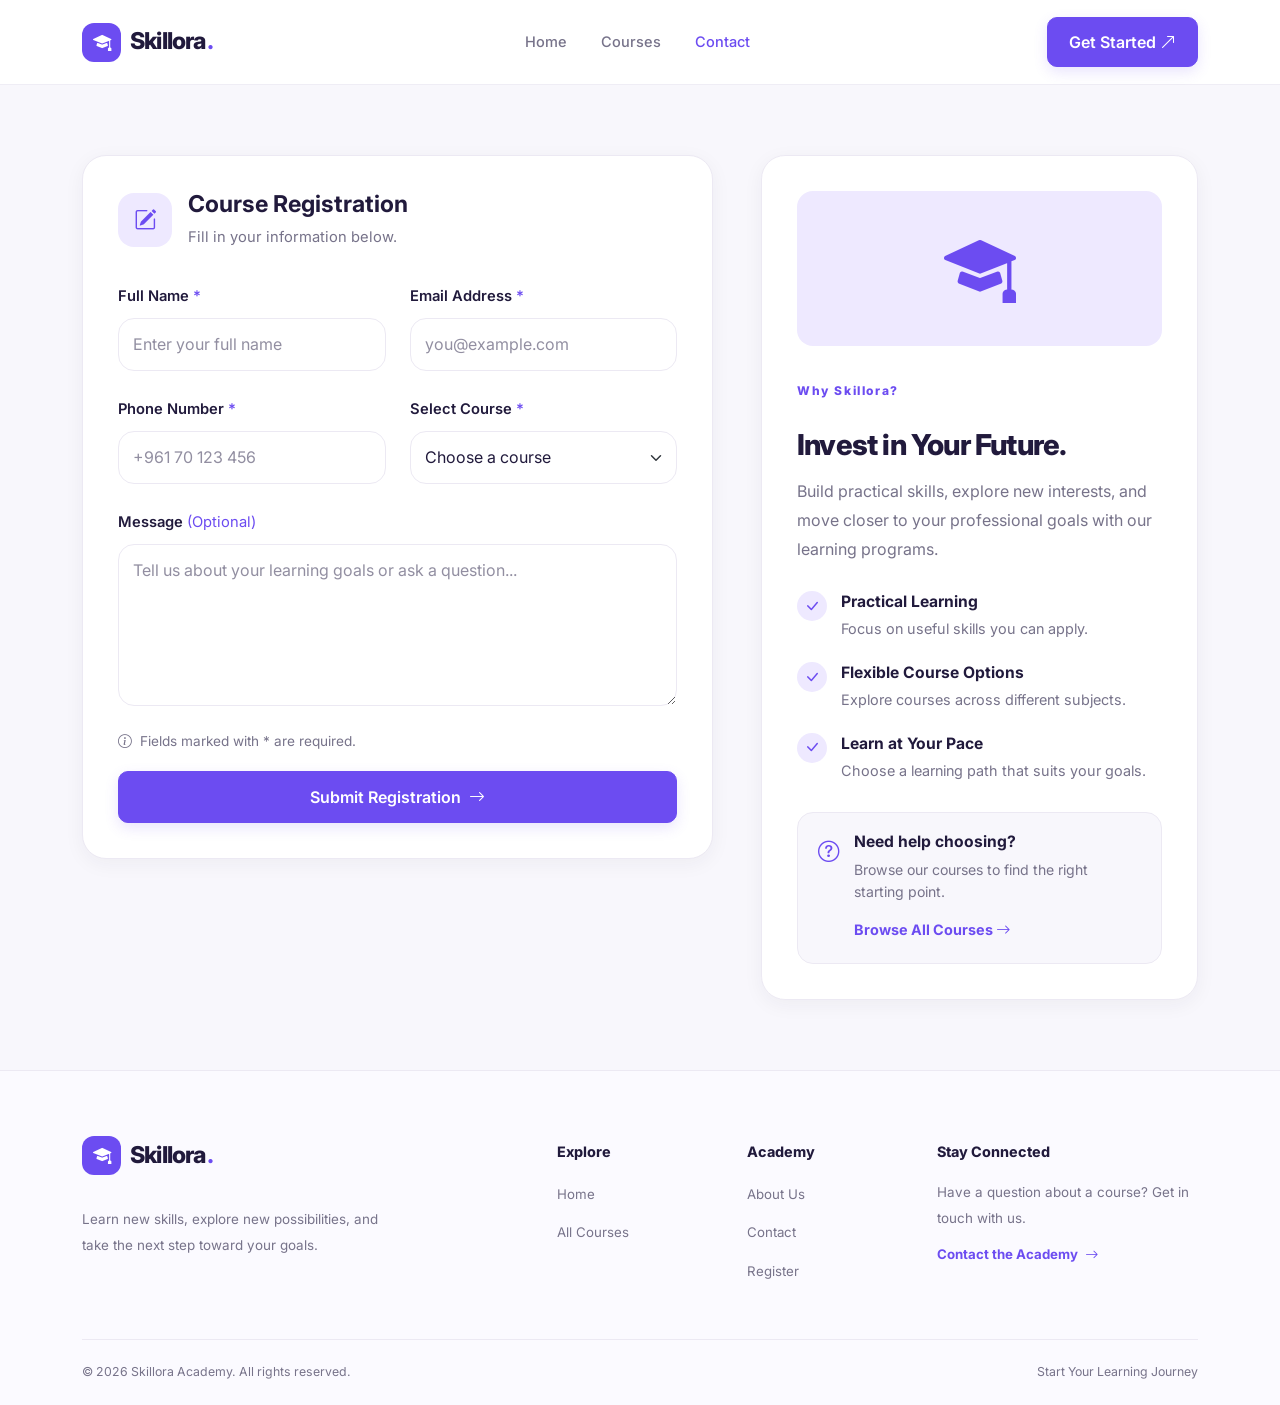
<file: contact.html>
<!DOCTYPE html>

<html lang="en">

<head>
    <meta charset="UTF-8">
    <meta name="viewport" content="width=device-width, initial-scale=1.0">
    <meta name="description"
        content="Register for a course at Skillora Academy and take the next step in your learning journey.">
    <title>Course Registration | Skillora Academy</title>

    <link rel="preconnect" href="https://fonts.googleapis.com">
    <link rel="preconnect" href="https://fonts.gstatic.com" crossorigin>
    <link href="https://fonts.googleapis.com/css2?family=Inter:wght@400;500;600;700;800&display=swap" rel="stylesheet">

    <link rel="stylesheet" href="bootstrap/bootstrap.min.css">
    <link rel="stylesheet" href="https://cdn.jsdelivr.net/npm/bootstrap-icons@1.13.1/font/bootstrap-icons.min.css">
    <link rel="stylesheet" href="css/style.css">

</head>

<body>
    <!-- Navbar -->
    <nav class="navbar navbar-expand-lg sticky-top">
        <div class="container">

            <a class="navbar-brand" href="index.html">
                <span class="brand-icon">
                    <i class="bi bi-mortarboard-fill"></i>
                </span>
                Skillora<span class="brand-dot">.</span>
            </a>

            <button class="navbar-toggler" type="button" data-bs-toggle="collapse" data-bs-target="#mainNavbar"
                aria-controls="mainNavbar" aria-expanded="false" aria-label="Toggle navigation">

                <span class="navbar-toggler-icon"></span>
            </button>

            <div class="collapse navbar-collapse" id="mainNavbar">

                <ul class="navbar-nav mx-auto mb-3 mb-lg-0">
                    <li class="nav-item">
                        <a class="nav-link" href="index.html">Home</a>
                    </li>

                    <li class="nav-item">
                        <a class="nav-link" href="courses.html">Courses</a>
                    </li>

                    <li class="nav-item">
                        <a class="nav-link active" aria-current="page" href="contact.html">Contact</a>
                    </li>
                </ul>

                <a href="contact.html" class="btn btn-primary-custom">
                    Get Started <i class="bi bi-arrow-up-right ms-1"></i>
                </a>

            </div>
        </div>
    </nav>


    <!-- Registration Form -->
    <section class="registration-section section-padding">
        <div class="container">
            <div class="row g-5 align-items-start">

                <div class="col-lg-7">
                    <div class="registration-form-card">
                        <div class="registration-form-heading">
                            <span class="registration-icon">
                                <i class="bi bi-pencil-square"></i>
                            </span>

                            <div>
                                <h1>Course Registration</h1>
                                <p>Fill in your information below.</p>
                            </div>
                        </div>

                        <div id="formSuccess" class="alert alert-success d-none" role="alert">
                            <i class="bi bi-check-circle-fill me-2"></i>
                            Your form has been validated successfully! This is a demo;
                            your information has not been sent to a server.
                        </div>

                        <form id="registrationForm" novalidate>
                            <div class="row g-4">
                                <div class="col-md-6">
                                    <label for="fullName" class="form-label">Full Name <span>*</span></label>
                                    <input type="text" class="form-control" id="fullName" name="fullName"
                                        placeholder="Enter your full name" autocomplete="name" required minlength="3">
                                    <div class="invalid-feedback">
                                        Please enter your full name (at least 3 characters).
                                    </div>
                                </div>

                                <div class="col-md-6">
                                    <label for="email" class="form-label">Email Address <span>*</span></label>
                                    <input type="email" class="form-control" id="email" name="email"
                                        placeholder="you@example.com" autocomplete="email" required>
                                    <div class="invalid-feedback">
                                        Please enter a valid email address.
                                    </div>
                                </div>

                                <div class="col-md-6">
                                    <label for="phone" class="form-label">Phone Number <span>*</span></label>
                                    <input type="tel" class="form-control" id="phone" name="phone"
                                        placeholder="+961 70 123 456" autocomplete="tel" required minlength="7"
                                        pattern="[0-9+()\s-]{7,}">
                                    <div class="invalid-feedback">
                                        Please enter a valid phone number.
                                    </div>
                                </div>

                                <div class="col-md-6">
                                    <label for="course" class="form-label">Select Course <span>*</span></label>
                                    <select class="form-select" id="course" name="course" required>
                                        <option value="">Choose a course</option>
                                        <option value="web-development">Web Development</option>
                                        <option value="frontend">Front-End Development</option>
                                        <option value="backend-php">Back-End Development with PHP</option>
                                        <option value="ui-ux-design">UI/UX Design</option>
                                        <option value="python">Python Programming</option>
                                        <option value="database">Database Fundamentals</option>
                                    </select>
                                    <div class="invalid-feedback">
                                        Please select a course.
                                    </div>
                                </div>

                                <div class="col-12">
                                    <label for="message" class="form-label">
                                        Message <span class="optional-label">(Optional)</span>
                                    </label>
                                    <textarea class="form-control" id="message" name="message" rows="5"
                                        placeholder="Tell us about your learning goals or ask a question..."></textarea>
                                </div>

                                <div class="col-12">
                                    <p class="form-required-note">
                                        <i class="bi bi-info-circle me-1"></i>
                                        Fields marked with * are required.
                                    </p>

                                    <button type="submit" class="btn btn-primary-custom registration-submit">
                                        Submit Registration
                                        <i class="bi bi-arrow-right ms-2"></i>
                                    </button>
                                </div>
                            </div>
                        </form>
                    </div>
                </div>

                <!-- Registration Information -->
                <div class="col-lg-5">
                    <aside class="registration-info-card">
                        <div class="registration-info-visual">
                            <i class="bi bi-mortarboard-fill"></i>
                        </div>

                        <span class="section-eyebrow">Why Skillora?</span>
                        <h2>Invest in Your Future.</h2>

                        <p>
                            Build practical skills, explore new interests, and move
                            closer to your professional goals with our learning programs.
                        </p>

                        <div class="registration-benefit">
                            <span><i class="bi bi-check-lg"></i></span>
                            <div>
                                <h3>Practical Learning</h3>
                                <p>Focus on useful skills you can apply.</p>
                            </div>
                        </div>

                        <div class="registration-benefit">
                            <span><i class="bi bi-check-lg"></i></span>
                            <div>
                                <h3>Flexible Course Options</h3>
                                <p>Explore courses across different subjects.</p>
                            </div>
                        </div>

                        <div class="registration-benefit">
                            <span><i class="bi bi-check-lg"></i></span>
                            <div>
                                <h3>Learn at Your Pace</h3>
                                <p>Choose a learning path that suits your goals.</p>
                            </div>
                        </div>

                        <div class="registration-help">
                            <i class="bi bi-question-circle"></i>
                            <div>
                                <h3>Need help choosing?</h3>
                                <p>Browse our courses to find the right starting point.</p>
                                <a href="courses.html">
                                    Browse All Courses <i class="bi bi-arrow-right"></i>
                                </a>
                            </div>
                        </div>
                    </aside>
                </div>

            </div>
        </div>
    </section>


    <!-- Footer -->
    <footer class="site-footer">
        <div class="container">

            <div class="row g-4">

                <div class="col-lg-5 col-md-6">

                    <a class="navbar-brand footer-brand" href="index.html">
                        <span class="brand-icon">
                            <i class="bi bi-mortarboard-fill"></i>
                        </span>
                        Skillora<span class="brand-dot">.</span>
                    </a>

                    <p class="footer-description">
                        Learn new skills, explore new possibilities,
                        and take the next step toward your goals.
                    </p>

                </div>

                <div class="col-lg-2 col-md-6">

                    <h3 class="footer-heading">Explore</h3>

                    <ul class="footer-links">
                        <li><a href="index.html">Home</a></li>
                        <li><a href="courses.html">All Courses</a></li>
                    </ul>

                </div>

                <div class="col-lg-2 col-md-6">

                    <h3 class="footer-heading">Academy</h3>

                    <ul class="footer-links">
                        <li><a href="index.html#about">About Us</a></li>
                        <li><a href="contact.html">Contact</a></li>
                        <li><a href="contact.html">Register</a></li>
                    </ul>

                </div>

                <div class="col-lg-3 col-md-6">

                    <h3 class="footer-heading">Stay Connected</h3>

                    <p class="footer-description">
                        Have a question about a course? Get in touch with us.
                    </p>

                    <a href="contact.html" class="footer-contact-link">
                        Contact the Academy
                        <i class="bi bi-arrow-right ms-1"></i>
                    </a>

                </div>

            </div>

            <div class="footer-bottom">
                <p>
                    &copy; <span id="currentYear">2026</span> Skillora Academy.
                    All rights reserved.
                </p>

                <a href="contact.html">Start Your Learning Journey</a>
            </div>

        </div>

    </footer>


    <script src="bootstrap/bootstrap.bundle.min.js"></script>
    <script src="js/script.js"></script>

</body>

</html>
</file>
<file: css/style.css>
/* ==============================
    1. Global Styles
================================= */

:root {
  --primary: #6c4cf1;
  --primary-dark: #5638d8;
  --primary-light: #eee9ff;

  --dark: #211a3c;
  --text: #24213a;
  --muted: #77738a;

  --background: #f8f7fc;
  --surface: #ffffff;
  --border: #ece9f3;

  --success: #239b75;

  --radius-sm: 10px;
  --radius-md: 16px;
  --radius-lg: 24px;

  --shadow-sm: 0 5px 20px rgba(36, 33, 58, 0.05);
  --shadow-md: 0 15px 40px rgba(36, 33, 58, 0.09);

  --transition: 0.25s ease;
}

* {
  box-sizing: border-box;
}

html {
  scroll-behavior: smooth;
  scroll-padding-top: 90px;
}

body {
  margin: 0;
  font-family: "Inter", sans-serif;
  color: var(--text);
  background: var(--surface);
  line-height: 1.7;
}

img {
  max-width: 100%;
  display: block;
}

a {
  text-decoration: none;
}

button,
a {
  -webkit-tap-highlight-color: transparent;
}

::selection {
  color: #ffffff;
  background: var(--primary);
}

/* ==============================
    2. Navbar
================================= */

.navbar {
  padding: 17px 0;
  background: rgba(255, 255, 255, 0.96);
  border-bottom: 1px solid rgba(236, 233, 243, 0.8);
  backdrop-filter: blur(14px);
  z-index: 1030;
}

.navbar-brand {
  display: inline-flex;
  align-items: center;
  gap: 9px;
  color: var(--dark);
  font-size: 1.45rem;
  font-weight: 800;
  letter-spacing: -0.8px;
}

.navbar-brand:hover {
  color: var(--dark);
}

.brand-icon {
  width: 39px;
  height: 39px;
  display: inline-flex;
  align-items: center;
  justify-content: center;
  border-radius: 12px;
  color: #ffffff;
  background: var(--primary);
  font-size: 1.15rem;
}

.brand-dot {
  color: var(--primary);
  margin-left: -8px;
}

.navbar-nav {
  gap: 8px;
}

.navbar .nav-link {
  position: relative;
  padding: 9px 13px !important;
  color: var(--muted);
  font-size: 0.91rem;
  font-weight: 500;
  transition: color var(--transition);
}

.navbar .nav-link:hover,
.navbar .nav-link.active {
  color: var(--primary);
}

.navbar-toggler {
  border: 1px solid var(--border);
  padding: 7px 10px;
  box-shadow: none !important;
}

.navbar-toggler:focus {
  box-shadow: 0 0 0 3px rgba(108, 76, 241, 0.12) !important;
}

/* ==============================
    3. Buttons
================================= */

.btn {
  font-weight: 600;
  border-radius: var(--radius-sm);
  transition:
    background-color var(--transition),
    color var(--transition),
    border-color var(--transition),
    transform var(--transition),
    box-shadow var(--transition);
}

.btn-primary-custom {
  display: inline-flex;
  align-items: center;
  justify-content: center;
  padding: 12px 21px;
  color: #ffffff;
  background: var(--primary);
  border: 1px solid var(--primary);
  box-shadow: 0 5px 14px rgba(108, 76, 241, 0.15);
}

.btn-primary-custom:hover,
.btn-primary-custom:focus {
  color: #ffffff;
  background: var(--primary-dark);
  border-color: var(--primary-dark);
  transform: translateY(-2px);
  box-shadow: 0 9px 20px rgba(108, 76, 241, 0.22);
}

.btn-outline-custom {
  padding: 12px 21px;
  color: var(--dark);
  background: var(--surface);
  border: 1px solid var(--border);
}

.btn-outline-custom:hover {
  color: var(--primary);
  border-color: var(--primary);
  background: var(--primary-light);
}

.btn-lg {
  padding: 14px 23px;
  font-size: 0.95rem;
}

/* ==============================
    4. Hero Section
================================= */

.hero-section {
  position: relative;
  overflow: hidden;
  padding: 70px 0 100px;
  background:
    radial-gradient(
      circle at 90% 15%,
      rgba(108, 76, 241, 0.09),
      transparent 30%
    ),
    linear-gradient(180deg, #ffffff 0%, #faf9ff 100%);
}

.hero-badge {
  display: inline-flex;
  align-items: center;
  padding: 8px 14px;
  margin-bottom: 25px;
  color: var(--primary);
  background: var(--primary-light);
  border: 1px solid rgba(108, 76, 241, 0.1);
  border-radius: 50px;
  font-size: 0.82rem;
  font-weight: 600;
}

.hero-title {
  margin-bottom: 23px;
  color: var(--dark);
  font-size: clamp(2.6rem, 5vw, 4.25rem);
  font-weight: 800;
  line-height: 1.15;
  letter-spacing: -2.5px;
}

.hero-title span {
  color: var(--primary);
}

.hero-description {
  max-width: 520px;
  margin-bottom: 30px;
  color: var(--muted);
  font-size: 1.05rem;
  line-height: 1.9;
}

.hero-actions {
  margin-bottom: 36px;
}

.hero-trust {
  display: flex;
  align-items: center;
  gap: 14px;
}

.trust-avatars {
  display: flex;
  align-items: center;
  padding-left: 5px;
}

.trust-avatars span {
  width: 37px;
  height: 37px;
  display: inline-flex;
  align-items: center;
  justify-content: center;
  margin-left: -5px;
  color: var(--primary);
  background: var(--primary-light);
  border: 3px solid #ffffff;
  border-radius: 50%;
  font-size: 0.78rem;
  font-weight: 700;
}

.trust-avatars span:nth-child(2) {
  color: #a05a37;
  background: #ffeadf;
}

.trust-avatars span:nth-child(3) {
  color: #24775e;
  background: #dcf5eb;
}

.trust-avatars span:nth-child(4) {
  color: #ffffff;
  background: var(--primary);
}

.hero-trust strong {
  display: block;
  color: var(--dark);
  font-size: 0.87rem;
}

.hero-trust p {
  margin: 1px 0 0;
  color: var(--muted);
  font-size: 0.78rem;
}

.hero-visual {
  position: relative;
  padding: 18px;
}

.hero-image {
  position: relative;
  z-index: 1;
  width: 100%;
  height: 430px;
  object-fit: cover;
  border-radius: 30px;
  box-shadow: var(--shadow-md);
}

.floating-card {
  position: absolute;
  z-index: 2;
  display: flex;
  align-items: center;
  gap: 12px;
  padding: 15px 18px;
  background: #ffffff;
  border: 1px solid rgba(236, 233, 243, 0.9);
  border-radius: 15px;
  box-shadow: var(--shadow-md);
  animation: float 4s ease-in-out infinite;
}

.floating-card-top {
  top: 55px;
  left: -12px;
}

.floating-card-bottom {
  right: -5px;
  bottom: 55px;
  animation-delay: -2s;
}

.floating-icon {
  width: 43px;
  height: 43px;
  display: flex;
  align-items: center;
  justify-content: center;
  color: var(--primary);
  background: var(--primary-light);
  border-radius: 12px;
  font-size: 1.2rem;
}

.success-icon {
  color: var(--success);
  background: #e3f7ef;
}

.floating-card strong,
.floating-card span {
  display: block;
}

.floating-card strong {
  color: var(--dark);
  font-size: 0.83rem;
}

.floating-card span {
  margin-top: 2px;
  color: var(--muted);
  font-size: 0.73rem;
}

.hero-decoration {
  position: absolute;
  border-radius: 50%;
  pointer-events: none;
}

.hero-decoration-one {
  top: -2px;
  right: 0;
  width: 100px;
  height: 100px;
  border: 18px solid rgba(108, 76, 241, 0.1);
}

.hero-decoration-two {
  bottom: 0;
  left: 5px;
  width: 65px;
  height: 65px;
  background: rgba(108, 76, 241, 0.1);
}

@keyframes float {
  0%,
  100% {
    transform: translateY(0);
  }

  50% {
    transform: translateY(-8px);
  }
}

/* ==============================
    5. Benefits Section
================================= */

.benefits-section {
  padding: 34px 0;
  background: #ffffff;
  border-top: 1px solid var(--border);
  border-bottom: 1px solid var(--border);
}

.benefit-item {
  display: flex;
  align-items: flex-start;
  gap: 15px;
  height: 100%;
}

.benefit-icon {
  flex-shrink: 0;
  width: 49px;
  height: 49px;
  display: flex;
  align-items: center;
  justify-content: center;
  color: var(--primary);
  background: var(--primary-light);
  border-radius: 14px;
  font-size: 1.25rem;
}

.benefit-item h3 {
  margin: 1px 0 5px;
  color: var(--dark);
  font-size: 0.97rem;
  font-weight: 700;
}

.benefit-item p {
  margin: 0;
  color: var(--muted);
  font-size: 0.82rem;
  line-height: 1.7;
}

/* ==============================
    6. Shared Section Styles
================================= */

.section-padding {
  padding: 70px 0;
}

.section-heading {
  display: flex;
  align-items: flex-end;
  justify-content: space-between;
  gap: 25px;
  margin-bottom: 38px;
}

.section-eyebrow {
  display: inline-block;
  margin-bottom: 13px;
  color: var(--primary);
  font-size: 0.75rem;
  font-weight: 800;
  letter-spacing: 1.6px;
}

.section-heading h1,
.section-heading h2,
.about-title {
  margin-bottom: 13px;
  color: var(--dark);
  font-size: clamp(1.8rem, 3vw, 2.55rem);
  font-weight: 800;
  line-height: 1.25;
  letter-spacing: -1px;
}

.section-heading p {
  max-width: 560px;
  margin: 0;
  color: var(--muted);
  font-size: 0.94rem;
}

.text-link {
  flex-shrink: 0;
  padding-bottom: 5px;
  color: var(--primary);
  font-size: 0.88rem;
  font-weight: 700;
  transition: color var(--transition);
}

.text-link:hover {
  color: var(--primary-dark);
}

/* ==============================
    7. Course Cards
================================= */

#featured-courses {
  background: var(--background);
}

.course-card {
  overflow: hidden;
  background: var(--surface);
  border: 1px solid var(--border);
  border-radius: var(--radius-md);
  transition:
    transform var(--transition),
    box-shadow var(--transition),
    border-color var(--transition);
}

.course-card:hover {
  transform: translateY(-7px);
  border-color: rgba(108, 76, 241, 0.25);
  box-shadow: var(--shadow-md);
}

.course-image-wrapper {
  position: relative;
  overflow: hidden;
  height: 215px;
  background: var(--primary-light);
}

.course-image {
  width: 100%;
  height: 100%;
  object-fit: cover;
  transition: transform 0.5s ease;
}

.course-card:hover .course-image {
  transform: scale(1.05);
}

.course-category {
  position: absolute;
  top: 15px;
  left: 15px;
  padding: 6px 11px;
  color: var(--primary);
  background: rgba(255, 255, 255, 0.95);
  border-radius: 7px;
  font-size: 0.72rem;
  font-weight: 700;
}

.course-card-body {
  display: flex;
  flex-direction: column;
  padding: 22px;
}

.course-meta {
  display: flex;
  flex-wrap: wrap;
  gap: 15px;
  margin-bottom: 15px;
  color: var(--muted);
  font-size: 0.75rem;
}

.course-meta i {
  color: var(--primary);
}

.course-card h3 {
  margin-bottom: 10px;
  color: var(--dark);
  font-size: 1.12rem;
  font-weight: 750;
}

.course-card-body > p {
  flex-grow: 1;
  margin-bottom: 21px;
  color: var(--muted);
  font-size: 0.85rem;
  line-height: 1.8;
}

.course-card-footer {
  display: flex;
  align-items: center;
  justify-content: space-between;
  padding-top: 16px;
  border-top: 1px solid var(--border);
}

.course-price {
  color: var(--dark);
  font-size: 0.83rem;
  font-weight: 700;
}

.course-arrow {
  width: 38px;
  height: 38px;
  display: flex;
  align-items: center;
  justify-content: center;
  color: #ffffff;
  background: var(--primary);
  border-radius: 11px;
  transition:
    background-color var(--transition),
    transform var(--transition);
}

.course-arrow:hover {
  color: #ffffff;
  background: var(--primary-dark);
  transform: translate(2px, -2px);
}

/* ==============================
    8. About Section
================================= */

.about-section {
  background: #ffffff;
}

.about-image-wrapper {
  position: relative;
  padding: 0 20px 20px 0;
}

.about-image-wrapper::before {
  position: absolute;
  z-index: 0;
  right: 0;
  bottom: 0;
  width: 72%;
  height: 72%;
  background: var(--primary-light);
  border-radius: var(--radius-lg);
  content: "";
}

.about-image {
  position: relative;
  z-index: 1;
  width: 100%;
  height: 430px;
  object-fit: cover;
  border-radius: var(--radius-lg);
}

.about-image-label {
  position: absolute;
  z-index: 2;
  right: 0;
  bottom: 40px;
  padding: 14px 19px;
  color: var(--dark);
  background: #ffffff;
  border: 1px solid var(--border);
  border-radius: 12px;
  box-shadow: var(--shadow-md);
  font-size: 0.83rem;
  font-weight: 700;
}

.about-image-label i {
  color: var(--primary);
}

.about-title {
  margin-bottom: 20px;
  font-size: clamp(2rem, 3.5vw, 2.8rem);
}

.about-title span {
  display: block;
  color: var(--primary);
}

.about-description {
  margin-bottom: 25px;
  color: var(--muted);
  font-size: 0.92rem;
  line-height: 1.9;
}

.about-feature {
  display: flex;
  align-items: flex-start;
  gap: 12px;
  margin-bottom: 18px;
}

.about-feature > i {
  margin-top: 3px;
  color: var(--primary);
  font-size: 1.15rem;
}

.about-feature h3 {
  margin-bottom: 4px;
  color: var(--dark);
  font-size: 0.92rem;
  font-weight: 700;
}

.about-feature p {
  margin: 0;
  color: var(--muted);
  font-size: 0.82rem;
}

/* ==============================
    9. Call to Action
================================= */

.cta-section {
  padding: 30px 0 90px;
  background: #ffffff;
}

.cta-content {
  position: relative;
  display: flex;
  align-items: center;
  justify-content: space-between;
  gap: 30px;
  overflow: hidden;
  padding: 50px;
  color: #ffffff;
  background: linear-gradient(115deg, #4930bc 0%, #7657f6 100%);
  border-radius: var(--radius-lg);
}

.cta-content::after {
  position: absolute;
  top: -100px;
  right: 180px;
  width: 260px;
  height: 260px;
  border: 45px solid rgba(255, 255, 255, 0.08);
  border-radius: 50%;
  content: "";
  pointer-events: none;
}

.cta-content > div,
.cta-button {
  position: relative;
  z-index: 1;
}

.cta-eyebrow {
  display: inline-block;
  margin-bottom: 12px;
  color: #e0d8ff;
  font-size: 0.72rem;
  font-weight: 700;
  letter-spacing: 1.4px;
}

.cta-content h2 {
  margin-bottom: 12px;
  font-size: clamp(1.6rem, 3vw, 2.3rem);
  font-weight: 800;
  letter-spacing: -0.8px;
}

.cta-content p {
  max-width: 570px;
  margin: 0;
  color: #eeeaff;
  font-size: 0.9rem;
}

.cta-button {
  flex-shrink: 0;
  color: var(--primary);
  font-weight: 700;
  border: none;
  border-radius: var(--radius-sm);
}

.cta-button:hover {
  color: var(--primary-dark);
  background: #f1edff;
  transform: translateY(-2px);
}

/* ==============================
    10. Footer
================================= */

.site-footer {
  padding: 65px 0 0;
  background: #fbfaff;
  border-top: 1px solid var(--border);
}

.footer-brand {
  margin-bottom: 18px;
}

.footer-description {
  max-width: 320px;
  margin: 14px 0 0;
  color: var(--muted);
  font-size: 0.84rem;
  line-height: 1.9;
}

.footer-heading {
  margin: 7px 0 20px;
  color: var(--dark);
  font-size: 0.9rem;
  font-weight: 750;
}

.footer-links {
  display: flex;
  flex-direction: column;
  gap: 11px;
  padding: 0;
  margin: 0;
  list-style: none;
}

.footer-links a,
.footer-contact-link {
  color: var(--muted);
  font-size: 0.83rem;
  transition: color var(--transition);
}

.footer-links a:hover,
.footer-contact-link:hover {
  color: var(--primary);
}

.footer-contact-link {
  display: inline-block;
  margin-top: 12px;
  color: var(--primary);
  font-weight: 700;
}

.footer-bottom {
  display: flex;
  align-items: center;
  justify-content: space-between;
  gap: 15px;
  margin-top: 55px;
  padding: 22px 0;
  border-top: 1px solid var(--border);
}

.footer-bottom p,
.footer-bottom a {
  margin: 0;
  color: var(--muted);
  font-size: 0.77rem;
}

.footer-bottom a:hover {
  color: var(--primary);
}

/* ==============================
    11. Responsive Design
================================= */

@media (max-width: 991.98px) {
  .navbar-collapse {
    padding: 18px 0 5px;
  }

  .navbar-nav {
    gap: 2px;
  }

  .navbar .nav-link {
    padding: 10px 0 !important;
  }

  .hero-section {
    padding: 65px 0 75px;
  }

  .hero-visual {
    max-width: 650px;
    margin: 0 auto;
  }

  .hero-image {
    height: 390px;
  }

  .cta-content {
    padding: 38px;
  }
}

@media (max-width: 767.98px) {
  .hero-section {
    padding: 50px 0 60px;
  }

  .hero-title {
    font-size: clamp(2.45rem, 9vw, 3.5rem);
    letter-spacing: -1.8px;
  }

  .hero-description {
    font-size: 0.95rem;
  }

  .hero-visual {
    padding: 12px;
  }

  .hero-image {
    height: 330px;
    border-radius: 22px;
  }

  .floating-card {
    gap: 9px;
    padding: 11px 12px;
  }

  .floating-card-top {
    top: 30px;
    left: -2px;
  }

  .floating-card-bottom {
    right: -2px;
    bottom: 30px;
  }

  .floating-icon {
    width: 36px;
    height: 36px;
    font-size: 1rem;
  }

  .floating-card strong {
    font-size: 0.73rem;
  }

  .floating-card span {
    font-size: 0.66rem;
  }

  .benefit-item {
    padding: 5px 0;
  }

  .section-heading {
    align-items: flex-start;
    flex-direction: column;
    gap: 15px;
    margin-bottom: 28px;
  }

  .course-image-wrapper {
    height: 230px;
  }

  .about-image {
    height: 340px;
  }

  .cta-section {
    padding-bottom: 65px;
  }

  .cta-content {
    align-items: flex-start;
    flex-direction: column;
    padding: 30px 25px;
  }

  .cta-content::after {
    right: -100px;
  }

  .site-footer {
    padding-top: 50px;
  }

  .footer-bottom {
    align-items: flex-start;
    flex-direction: column;
    margin-top: 35px;
  }
}

@media (max-width: 420px) {
  .section-padding {
    padding: 40px 0;
  }

  .navbar-brand {
    font-size: 1.25rem;
  }

  .brand-icon {
    width: 35px;
    height: 35px;
  }

  .hero-title {
    font-size: 2.35rem;
  }

  .hero-actions .btn {
    width: 100%;
  }

  .hero-image {
    height: 275px;
  }

  .floating-card-top {
    left: -5px;
  }

  .floating-card-bottom {
    right: -5px;
  }

  .about-image {
    height: 290px;
  }
}

@media (prefers-reduced-motion: reduce) {
  *,
  *::before,
  *::after {
    scroll-behavior: auto !important;
    animation-duration: 0.01ms !important;
    animation-iteration-count: 1 !important;
    transition-duration: 0.01ms !important;
  }
}

/* ==============================
    12. Courses Catalog
================================= */

.courses-catalog {
  background: var(--background);
}

.courses-section-heading {
  align-items: flex-end;
}

.courses-count {
  flex-shrink: 0;
  padding: 10px 15px;
  color: var(--primary);
  background: var(--primary-light);
  border-radius: 10px;
  font-size: 0.84rem;
  font-weight: 700;
}

.course-filters {
  display: flex;
  flex-wrap: wrap;
  gap: 10px;
  margin-bottom: 35px;
}

.course-filter {
  padding: 10px 17px;
  color: var(--muted);
  background: var(--surface);
  border: 1px solid var(--border);
  border-radius: 10px;
  font-family: inherit;
  font-size: 0.83rem;
  font-weight: 600;
  cursor: pointer;
  transition:
    color var(--transition),
    background-color var(--transition),
    border-color var(--transition);
}

.course-filter:hover {
  color: var(--primary);
  border-color: var(--primary);
}

.course-filter.active {
  color: #ffffff;
  background: var(--primary);
  border-color: var(--primary);
}

.course-item {
  transition: opacity var(--transition);
}

.course-item[hidden] {
  display: none !important;
}

/* ==============================
    13. Empty State
================================= */

.courses-empty-state {
  padding: 60px 20px;
  text-align: center;
  background: var(--surface);
  border: 1px solid var(--border);
  border-radius: var(--radius-md);
}

.empty-state-icon {
  width: 65px;
  height: 65px;
  display: flex;
  align-items: center;
  justify-content: center;
  margin: 0 auto 20px;
  color: var(--primary);
  background: var(--primary-light);
  border-radius: 18px;
  font-size: 1.5rem;
}

.courses-empty-state h3 {
  margin-bottom: 10px;
  color: var(--dark);
  font-size: 1.2rem;
  font-weight: 700;
}

.courses-empty-state p {
  margin-bottom: 22px;
  color: var(--muted);
  font-size: 0.9rem;
}

/* ==============================
    14. Courses Bottom CTA
================================= */

.courses-bottom-cta {
  display: flex;
  align-items: center;
  gap: 18px;
  margin-top: 70px;
  padding: 27px;
  background: var(--surface);
  border: 1px solid var(--border);
  border-radius: var(--radius-md);
}

.courses-bottom-icon {
  flex-shrink: 0;
  width: 52px;
  height: 52px;
  display: flex;
  align-items: center;
  justify-content: center;
  color: var(--primary);
  background: var(--primary-light);
  border-radius: 14px;
  font-size: 1.35rem;
}

.courses-bottom-content {
  flex-grow: 1;
}

.courses-bottom-content h3 {
  margin-bottom: 5px;
  color: var(--dark);
  font-size: 0.98rem;
  font-weight: 750;
}

.courses-bottom-content p {
  margin: 0;
  color: var(--muted);
  font-size: 0.83rem;
}

.courses-bottom-cta > .btn {
  flex-shrink: 0;
}

/* ==============================
    15. Courses Page Responsive
================================= */

@media (max-width: 767.98px) {
  .courses-count {
    align-self: flex-start;
  }

  .course-filters {
    gap: 8px;
    margin-bottom: 25px;
  }

  .course-filter {
    padding: 9px 12px;
    font-size: 0.77rem;
  }

  .courses-bottom-cta {
    align-items: flex-start;
    flex-wrap: wrap;
    padding: 22px;
    margin-top: 30px;
  }

  .courses-bottom-content {
    flex-basis: calc(100% - 75px);
  }

  .courses-bottom-cta > .btn {
    width: 100%;
    margin-top: 5px;
  }
}

@media (max-width: 420px) {
  .course-filters {
    display: grid;
    grid-template-columns: repeat(2, minmax(0, 1fr));
  }

  .course-filter {
    padding: 10px 6px;
    text-align: center;
  }
}

/* ==============================
    16. Course Details Page
================================= */

.details-breadcrumb-section {
  padding: 15px 0;
  background: var(--background);
  border-bottom: 1px solid var(--border);
}

.course-breadcrumb {
  margin: 0;
  font-size: 0.82rem;
}

.course-breadcrumb a {
  color: var(--muted);
  transition: color var(--transition);
}

.course-breadcrumb a:hover {
  color: var(--primary);
}

.course-breadcrumb .breadcrumb-item.active {
  color: var(--primary);
  font-weight: 600;
}

.course-details-section {
  padding: 55px 0 90px;
  background: #ffffff;
}

.course-details-header {
  margin-bottom: 28px;
}

.details-category {
  display: inline-flex;
  padding: 7px 12px;
  margin-bottom: 17px;
  color: var(--primary);
  background: var(--primary-light);
  border-radius: 8px;
  font-size: 0.77rem;
  font-weight: 700;
}

.course-details-header h1 {
  margin-bottom: 16px;
  color: var(--dark);
  font-size: clamp(2rem, 4vw, 3rem);
  font-weight: 800;
  line-height: 1.2;
  letter-spacing: -1.4px;
}

.course-details-header > p {
  max-width: 760px;
  margin-bottom: 22px;
  color: var(--muted);
  font-size: 0.96rem;
  line-height: 1.9;
}

.details-meta {
  display: flex;
  flex-wrap: wrap;
  gap: 18px;
}

.details-meta > span {
  display: inline-flex;
  align-items: center;
  gap: 7px;
  color: var(--muted);
  font-size: 0.82rem;
}

.details-meta i {
  color: var(--primary);
  font-size: 1rem;
}

.details-image-wrapper {
  overflow: hidden;
  margin-bottom: 35px;
  background: var(--background);
  border-radius: var(--radius-lg);
}

.details-image {
  width: 100%;
  height: 400px;
  object-fit: cover;
}

.details-content-section {
  padding: 30px 0;
  border-bottom: 1px solid var(--border);
}

.details-content-section h2 {
  margin-bottom: 18px;
  color: var(--dark);
  font-size: 1.35rem;
  font-weight: 800;
}

.details-content-section > p {
  margin: 0;
  color: var(--muted);
  font-size: 0.91rem;
  line-height: 1.95;
}

.details-section-description {
  margin-bottom: 18px !important;
}

.learning-list,
.requirements-list {
  display: flex;
  flex-direction: column;
  gap: 15px;
  padding: 0;
  margin: 0;
  list-style: none;
}

.learning-list li,
.requirements-list li {
  display: flex;
  align-items: flex-start;
  gap: 11px;
  color: var(--muted);
  font-size: 0.88rem;
  line-height: 1.8;
}

.learning-list i {
  margin-top: 4px;
  color: var(--success);
  font-size: 1rem;
}

.requirements-list i {
  margin-top: 4px;
  color: var(--primary);
  font-size: 1rem;
}

.course-note {
  display: flex;
  align-items: flex-start;
  gap: 12px;
  margin-top: 30px;
  padding: 18px;
  background: var(--background);
  border: 1px solid var(--border);
  border-radius: 12px;
}

.course-note > i {
  margin-top: 3px;
  color: var(--primary);
  font-size: 1.1rem;
}

.course-note p {
  margin: 0;
  color: var(--muted);
  font-size: 0.81rem;
  line-height: 1.8;
}

/* ==============================
    17. Registration Sidebar
================================= */

.course-registration-card {
  position: sticky;
  top: 105px;
  padding: 28px;
  background: var(--surface);
  border: 1px solid var(--border);
  border-radius: var(--radius-md);
  box-shadow: var(--shadow-sm);
}

.registration-card-icon {
  width: 55px;
  height: 55px;
  display: flex;
  align-items: center;
  justify-content: center;
  margin-bottom: 20px;
  color: var(--primary);
  background: var(--primary-light);
  border-radius: 15px;
  font-size: 1.5rem;
}

.registration-eyebrow {
  display: block;
  margin-bottom: 10px;
  color: var(--primary);
  font-size: 0.72rem;
  font-weight: 800;
  letter-spacing: 1.4px;
}

.course-registration-card h2 {
  margin-bottom: 12px;
  color: var(--dark);
  font-size: 1.45rem;
  font-weight: 800;
  line-height: 1.4;
}

.course-registration-card > p {
  margin-bottom: 22px;
  color: var(--muted);
  font-size: 0.84rem;
  line-height: 1.9;
}

.registration-divider {
  height: 1px;
  margin-bottom: 23px;
  background: var(--border);
}

.registration-info {
  display: flex;
  align-items: center;
  gap: 13px;
  margin-bottom: 20px;
}

.registration-info > i {
  width: 42px;
  height: 42px;
  display: flex;
  align-items: center;
  justify-content: center;
  flex-shrink: 0;
  color: var(--primary);
  background: var(--primary-light);
  border-radius: 11px;
  font-size: 1.05rem;
}

.registration-info span,
.registration-info strong {
  display: block;
}

.registration-info span {
  margin-bottom: 3px;
  color: var(--muted);
  font-size: 0.74rem;
}

.registration-info strong {
  color: var(--dark);
  font-size: 0.87rem;
  font-weight: 700;
}

.registration-button {
  margin-top: 8px;
  padding: 14px 15px;
}

.back-to-courses {
  display: block;
  margin-top: 19px;
  color: var(--muted);
  text-align: center;
  font-size: 0.8rem;
  font-weight: 600;
  transition: color var(--transition);
}

.back-to-courses:hover {
  color: var(--primary);
}

/* ==============================
    18. Course Details Responsive
================================= */

@media (max-width: 991.98px) {
  .course-details-section {
    padding: 40px 0 70px;
  }

  .course-registration-card {
    position: static;
  }

  .details-image {
    height: 350px;
  }
}

@media (max-width: 575.98px) {
  .course-details-header h1 {
    font-size: 2rem;
    letter-spacing: -0.8px;
  }

  .details-meta {
    gap: 12px;
  }

  .details-meta > span {
    font-size: 0.76rem;
  }

  .details-image {
    height: 250px;
  }

  .details-content-section {
    padding: 25px 0;
  }

  .course-registration-card {
    padding: 23px;
  }
}

/* ==============================
    19. Registration Page
================================= */

.registration-section {
  background: var(--background);
}

.registration-form-card,
.registration-info-card {
  padding: 35px;
  background: var(--surface);
  border: 1px solid var(--border);
  border-radius: var(--radius-lg);
  box-shadow: var(--shadow-sm);
}

.registration-form-heading {
  display: flex;
  align-items: center;
  gap: 16px;
  margin-bottom: 32px;
}

.registration-icon {
  display: flex;
  flex-shrink: 0;
  align-items: center;
  justify-content: center;
  width: 54px;
  height: 54px;
  color: var(--primary);
  background: var(--primary-light);
  border-radius: var(--radius-md);
  font-size: 1.4rem;
}

.registration-form-heading h1,
.registration-form-heading h2 {
  margin: 0 0 6px;
  color: var(--dark);
  font-size: 1.45rem;
  font-weight: 700;
}

.registration-form-heading p {
  margin: 0;
  color: var(--muted);
  font-size: 0.92rem;
}

.registration-form-card .form-label {
  margin-bottom: 9px;
  color: var(--dark);
  font-size: 0.92rem;
  font-weight: 600;
}

.registration-form-card .form-label > span:first-child {
  color: var(--primary);
}

.registration-form-card .optional-label {
  color: var(--muted);
  font-weight: 400;
}

.registration-form-card .form-control,
.registration-form-card .form-select {
  min-height: 50px;
  padding: 12px 14px;
  color: var(--dark);
  background-color: var(--surface);
  border: 1px solid var(--border);
  border-radius: var(--radius-md);
  font: inherit;
  transition:
    border-color var(--transition),
    box-shadow var(--transition);
}

.registration-form-card textarea.form-control {
  min-height: 135px;
  resize: vertical;
}

.registration-form-card .form-control::placeholder {
  color: var(--muted);
  opacity: 0.8;
}

.registration-form-card .form-control:focus,
.registration-form-card .form-select:focus {
  border-color: var(--primary);
  box-shadow: 0 0 0 3px rgba(108, 76, 241, 0.15);
}

.form-required-note {
  margin-bottom: 18px;
  color: var(--muted);
  font-size: 0.85rem;
}

.registration-submit {
  display: inline-flex;
  align-items: center;
  justify-content: center;
  width: 100%;
  min-height: 52px;
}

.registration-info-card {
  position: sticky;
  top: 100px;
  overflow: hidden;
}

.registration-info-visual {
  display: flex;
  align-items: center;
  justify-content: center;
  height: 155px;
  margin-bottom: 30px;
  color: var(--primary);
  background: var(--primary-light);
  border-radius: var(--radius-md);
  font-size: 4.5rem;
}

.registration-info-card > h2 {
  margin: 14px 0;
  color: var(--dark);
  font-size: 1.8rem;
  font-weight: 800;
  letter-spacing: -0.8px;
}

.registration-info-card > p {
  margin-bottom: 28px;
  color: var(--muted);
  line-height: 1.8;
}

.registration-benefit {
  display: flex;
  align-items: flex-start;
  gap: 14px;
  margin-bottom: 22px;
}

.registration-benefit > span {
  display: flex;
  flex-shrink: 0;
  align-items: center;
  justify-content: center;
  width: 30px;
  height: 30px;
  color: var(--primary);
  background: var(--primary-light);
  border-radius: 50%;
}

.registration-benefit h3 {
  margin: 2px 0 5px;
  color: var(--dark);
  font-size: 0.98rem;
  font-weight: 700;
}

.registration-benefit p {
  margin: 0;
  color: var(--muted);
  font-size: 0.9rem;
  line-height: 1.6;
}

.registration-help {
  display: flex;
  gap: 14px;
  margin-top: 30px;
  padding: 20px;
  background: var(--background);
  border: 1px solid var(--border);
  border-radius: var(--radius-md);
}

.registration-help > i {
  color: var(--primary);
  font-size: 1.35rem;
}

.registration-help h3 {
  margin-bottom: 7px;
  color: var(--dark);
  font-size: 0.98rem;
  font-weight: 700;
}

.registration-help p {
  margin-bottom: 12px;
  color: var(--muted);
  font-size: 0.88rem;
  line-height: 1.6;
}

.registration-help a {
  color: var(--primary);
  font-size: 0.9rem;
  font-weight: 700;
}

.registration-help a:hover {
  text-decoration: underline;
}

#formSuccess {
  margin-bottom: 25px;
  line-height: 1.7;
}

/* ==============================
    20. Registration Page Responsive
================================= */

@media (max-width: 991.98px) {
  .registration-info-card {
    position: static;
  }
}

@media (max-width: 575.98px) {
  .registration-form-card,
  .registration-info-card {
    padding: 22px;
  }

  .registration-form-heading {
    align-items: flex-start;
  }

  .registration-info-visual {
    height: 125px;
    font-size: 3.5rem;
  }
}
</file>
